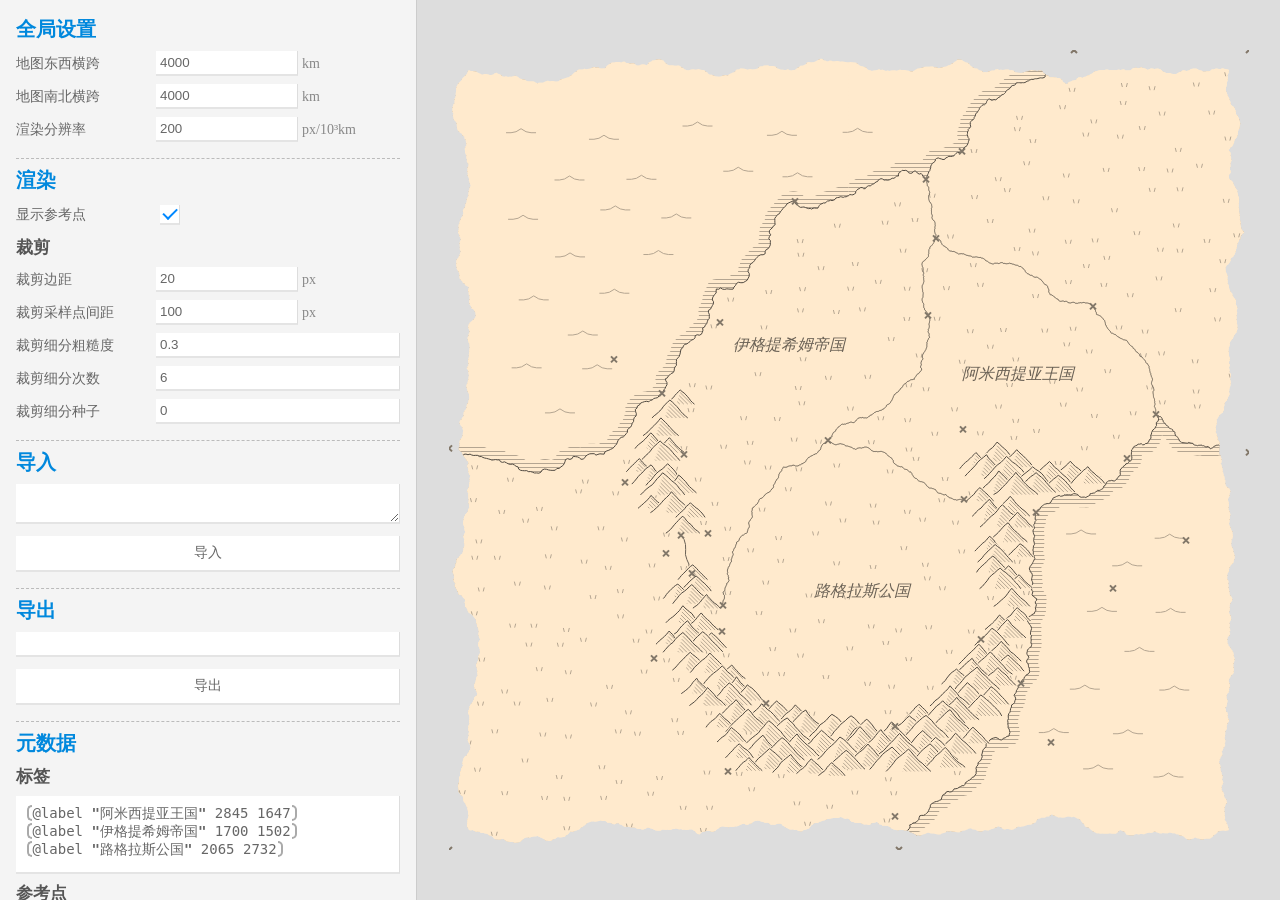
<file: index.html>
<!DOCTYPE html>
<html lang="zh">
  <head>
    <meta charset="utf-8">
    <title>Mapper</title>
    <link type="text/css" rel="stylesheet" href="main.css"/>
  </head>
  <body>
    <div class="panel">
      <div class="section">
        <div class="head">全局设置</div>
        <label class="entry" label="地图东西横跨" suffix="km">
          <input id="i-map-width" type="text" />
        </label>
        <label class="entry" label="地图南北横跨" suffix="km">
          <input id="i-map-height" type="text" />
        </label>
        <label class="entry" label="渲染分辨率" suffix="px/10³km">
          <input id="i-map-resolution" type="text" />
        </label>
      </div>
      <div class="section">
        <div class="head">渲染</div>
        <label class="entry" label="显示参考点">
          <input id="i-show-sample-points" type="checkbox" />
        </label>
        <!--<label class="entry" label="显示比例尺">
          <input id="i-show-scale" type="checkbox" />
        </label>
        <label class="entry" label="显示罗盘">
          <input id="i-show-compass" type="checkbox" />
        </label>
        <label class="entry" label="风格化">
          <input id="i-do-stylize" type="checkbox" />
        </label>-->
        <div class="title">裁剪</div>
        <label class="entry" label="裁剪边距" suffix="px">
          <input id="i-crop-border" type="text" />
        </label>
        <label class="entry" label="裁剪采样点间距" suffix="px">
          <input id="i-crop-spoint-space" type="text" />
        </label>
        <label class="entry" label="裁剪细分粗糙度">
          <input id="i-crop-roughness" type="text" />
        </label>
        <label class="entry" label="裁剪细分次数">
          <input id="i-crop-sub-time" type="text" />
        </label>
        <label class="entry" label="裁剪细分种子">
          <input id="i-crop-seed" type="text" />
        </label>
      </div>
      <div class="section">
        <div class="head">导入</div>
        <textarea id="t-import" class="textfield" spellcheck="false"></textarea>
        <div class="but trigger" trigger="do_import">导入</div>
      </div>
      <div class="section">
        <div class="head">导出</div>
        <div id="t-export" class="textfield" contenteditable spellcheck="false"></div>
        <div class="but trigger" trigger="do_export">导出</div>
      </div>
      <div class="section">
        <div class="head">元数据</div>
        <div class="title">标签</div>
        <div id="d-labels" class="databox"></div>
        <div class="title">参考点</div>
        <div id="d-sample-points" class="databox"></div>
        <div class="title">参考线</div>
        <div id="d-sample-lines" class="databox"></div>
        <div class="title">陆地</div>
        <div id="d-lands" class="databox"></div>
        <div class="title">线条</div>
        <div id="d-lines" class="databox"></div>
        <div class="title">区域</div>
        <div id="d-fields" class="databox"></div>
      </div>
      <div class="section">
        <div class="but trigger" trigger="update_data">更新 Ctrl-s</div>
      </div>
    </div>
    <div id="view"></div>
    <script type="module" src="main.js"></script>
  </body>
</html>
</file>
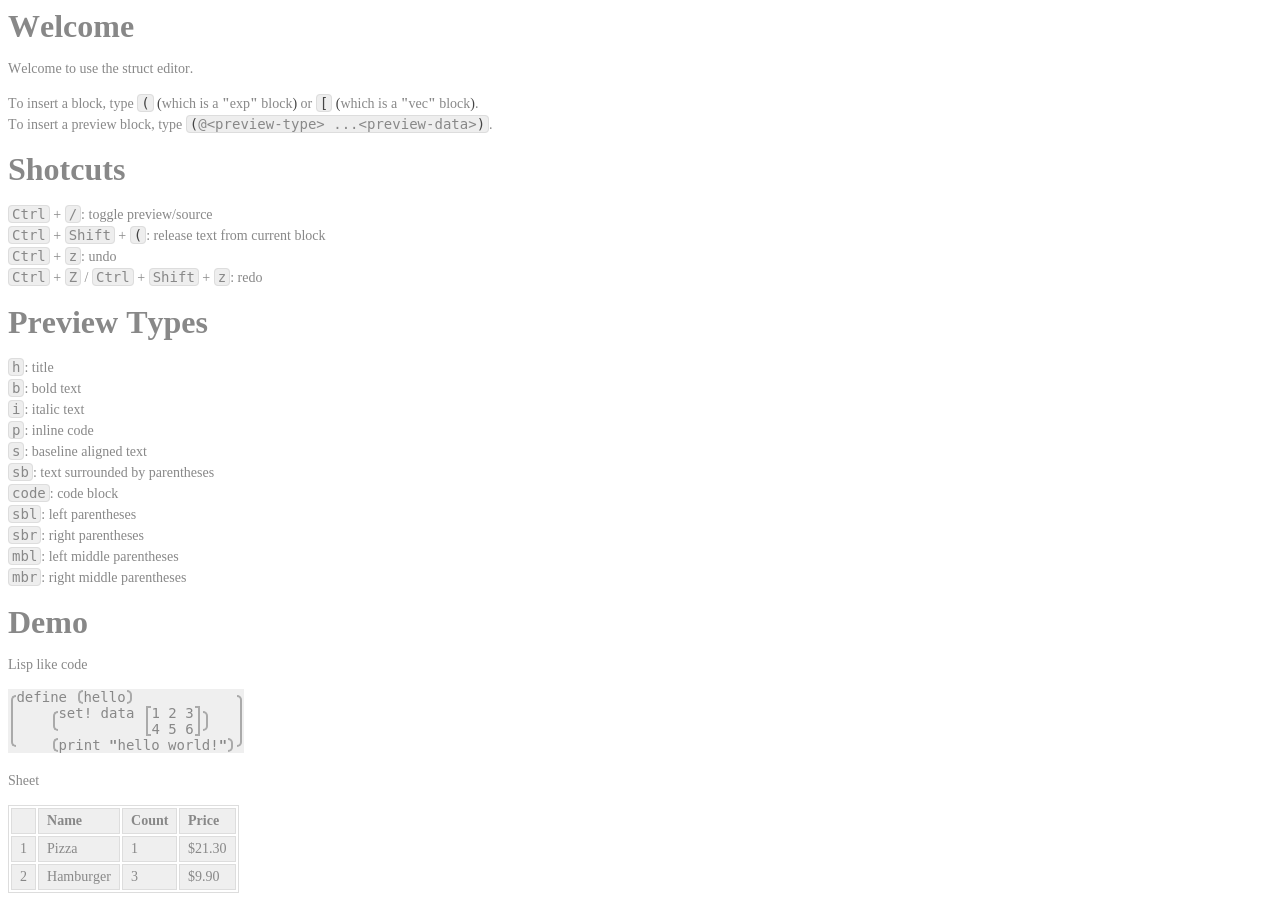
<file: m-sexpr-view/test.html>
<!DOCTYPE html>
<html lang="en">
  <head>
    <meta charset="utf-8">
    <title>test</title>
    <link type="text/css" rel="stylesheet" href="m-note-view.css"/>
  </head>
  <body>
    <div id="editor">
      <!--<div id="ed-toolbar">
        <div class="i-but">( )</div>
        <div class="i-but">[ ]</div>
      </div>-->
    </div>
    <script type="module" src="m-note-view.js"></script>
    <style>
      html, body {
        width: 100%;
        height: 100%;
        margin: 0;
        padding: 0;
      }
      #editor {
        width: 100%;
        height: 100%;
        display: flex;
        flex-flow: column;
      }
      #ed-toolbar {
        display: flex;
        align-items: center;
        border-bottom: #dddddd solid 1px;
        padding: 4px;
      }
      #ed-toolbar > .i-but {
        margin: 4px;
        background: #eeeeee;
        color: #444444;
        padding: 4px 6px;
        cursor: default;
        user-select: none;
      }
      #ed-toolbar > .i-but:hover {
        outline: #0088ff solid 1px;
      }
      #ed-toolbar > .i-but:active {
        outline: #0088ff solid 2px;
      }
      .st-rt {
        flex-grow: 1;
        flex-shrink: 1;
        overflow: auto;
      }
    </style>
  </body>
</html>
</file>
<file: main.css>
@import "./m-sexpr-view/struct-editor.css";
@import "./pad-canvas.css";

html, body {
  margin: 0; padding: 0;
  width: 100%; height: 100%;
  overflow: hidden;
  user-select: none;
}
body {
  background: #ffffff;
  display: flex;
}
#view {
  flex-grow: 1;
  min-width: 0;
  min-height: 0;
  background: #dddddd;
}
.panel {
  width: 24em;
  flex-shrink: 0;
  flex-grow: 0;
  background: #f4f4f4;
  border-right: 1px solid #cccccc;
  overflow: auto;
  display: flex;
  flex-direction: column;
  padding: 16px;
}
.section {
  display: flex;
  flex-direction: column;
  margin-top: 16px;
  padding-top: 8px;
  border-top: #bbbbbb dashed 1px;
}
.section:first-child {
  margin-top: 0;
  padding-top: 0;
  border-top: none;
}
.head {
  color: #0088dd;
  font-size: 20px;
  font-weight: bold;
}
.title {
  color: #555555;
  font-size: 17px;
  margin-top: 8px;
  font-weight: bold;
}
.textfield {
  margin-top: 8px;
  background: #fff;
  padding: 4px;
  color: #555555;
  outline: none;
  border-top: none;
  border-left: none;
  border-right: 1px solid #dddddd;
  border-bottom: 2px solid #e4e4e4;
  font-family: monospace;
  font-size: 13px;
  max-height: 200px;
  overflow-y: auto;
}
.textfield:focus {
  outline: 1px solid #0088ff;
  border-color: #ffffff;
}
#t-export {
  user-select: all;
}
.but {
  background: #ffffff;
  color: #666666;
  font-size: 14px;
  text-align: center;
  padding: 8px;
  margin-top: 12px;
  border-right: 1px solid #dddddd;
  border-bottom: 2px solid #e4e4e4;
  cursor: pointer;
}
.but:active {
  background: #eeeeee;
}
.entry {
  margin-top: 8px;
  display: flex;
  align-items: center;
}
.entry::before {
  content: attr(label);
  font-size: 14px;
  color: #666666;
  min-width: 10em;
  flex-shrink: 0;
}
.entry[suffix]::after {
  content: attr(suffix);
  margin-left: 4px;
  min-width: 7em;
  font-size: 14px;
  color: #888888;
  flex-shrink: 0;
}
.entry > input[type="text"] {
  min-width: 0;
  flex-grow: 1;
  flex-shrink: 1;
  background: #ffffff;
  padding: 4px;
  color: #666666;
  outline: none;
  border-top: none;
  border-left: none;
  border-right: 1px solid #dddddd;
  border-bottom: 2px solid #e4e4e4;
}
.entry > input[type="text"]:focus {
  border-bottom-color: #0088ff;
  color: #444444;
}
.entry > input[type="checkbox"] {
  appearance: none;
  margin-right: auto;
  width: 20px; height: 20px;
  background: #ffffff;
  outline: none;
  border-top: none;
  border-left: none;
  border-right: 1px solid #dddddd;
  border-bottom: 2px solid #e4e4e4;
  overflow: visible;
  position: relative;
}
.entry > input[type="checkbox"]:checked::after {
  content: " ";
  display: block;
  width: 6px; height: 12px;
  border-right: 2px solid #0088ff;
  border-bottom: 2px solid #0088ff;
  position: absolute;
  bottom: calc(24% - 1px); right: 60%;
  transform-origin: bottom right;
  transform: rotate(45deg);
}
label.entry {
  cursor: pointer;
}
.databox {
  margin-top: 8px;
  max-height: 200px;
  background: #ffffff;
  color: #666666;
  border-top: none;
  border-left: none;
  border-right: 1px solid #dddddd;
  border-bottom: 2px solid #e4e4e4;
  overflow: auto;
  min-width: auto !important;
  min-height: 2em !important;
}
.databox:focus {
  outline: 1px solid #0088ff;
  border-color: #ffffff;
}
.st-rt {
  --def-bg-c: #ffffff;
  --def-fg-c: #444444;
  --fg-c: #444444;
  --fg-fd-c: #666666;
  --struct-ln-c: #aaaaaa;
  --sel-c: #99ccff;
  --cursor-c: #0044dd;
  --focus-ln-c: #0088ff;
  --focus-bg-c: #0088ff11;
  font-family: "Hack", monospace;
  --size: 14px;
  --lh: 18px;
  padding-bottom: 1em;
}
.st-mp-label {
  display: inline-grid;
  grid-template: 1fr 1fr / 1fr 1fr;
  background: #f4f4f4;
  border-right: 1px solid #dddddd;
  border-bottom: 2px solid #e4e4e4;
  font-size: 14px;
  line-height: 20px;
  padding: 2px;
  padding-left: 52px;
  position: relative;
  margin: 0 2px;
}
.st-mp-label::before {
  content: "Txt";
  position: absolute;
  top: 50%;
  left: 28px;
  color: #aaaaaa;
  font-variant: small-caps;
  transform: translate(-50%, -50%);
  font-size: 20px;
  font-weight: bolder;
}
.st-mp-label > .i-text {
  grid-area: 1 / 1 / 2 / 3;
  margin: 2px 2px;
  padding: 0 4px;
  background: #ffffff;
  border-top: 2px solid #e4e4e4;
  border-left: 1px solid #dddddd;
  min-width: 12em;
}
.st-mp-label > .i-text::before {
  content: "Text";
  color: #aaaaaa;
  margin-right: 4px;
}
.st-mp-label > .i-pos {
  margin: 2px 2px;
  padding: 0 4px;
  background: #ffffff;
  border-top: 2px solid #e4e4e4;
  border-left: 1px solid #dddddd;
}
.st-mp-label > .i-pos::before {
  content: attr(axis);
  color: #aaaaaa;
  margin-right: 4px;
}
.st-mp-point {
  display: inline-flex;
  background: #f4f4f4;
  border-right: 1px solid #dddddd;
  border-bottom: 2px solid #e4e4e4;
  font-size: 14px;
  line-height: 20px;
  padding: 2px;
  padding-left: 28px;
  position: relative;
  margin: 0 2px;
  align-items: center;
}
.st-mp-point::before {
  content: " ";
  position: absolute;
  top: 50%;
  left: 17px;
  width: 6px;
  height: 6px;
  border-radius: 100%;
  background: #aaaaaa;
  transform: translate(-50%, -50%);
}
.st-mp-point::after {
  content: " ";
  position: absolute;
  top: 50%;
  left: 17px;
  width: 12px;
  height: 12px;
  border-radius: 100%;
  border: 2px solid #aaaaaa;
  transform: translate(-50%, -50%);
}
.st-mp-point > .i-id {
  color: #444444;
  margin: 2px 2px;
  padding: 0 4px;
}
.st-mp-point > .i-pos {
  margin: 2px 2px;
  padding: 0 4px;
  background: #ffffff;
  border-top: 2px solid #e4e4e4;
  border-left: 1px solid #dddddd;
  min-width: 4em;
}
.st-mp-point > .i-pos::before {
  content: attr(axis);
  color: #aaaaaa;
  margin-right: 4px;
}
.st-mp-sline {
  display: inline-flex;
  flex-direction: column;
  background: #f4f4f4;
  border-right: 1px solid #dddddd;
  border-bottom: 2px solid #e4e4e4;
  font-size: 14px;
  line-height: 20px;
  padding: 2px;
  padding-left: 52px;
  position: relative;
  margin: 0 2px;
  min-width: 280px;
  width: min-content;
}
.st-mp-sline::before {
  content: " ";
  position: absolute;
  top: calc(50% + 5px);
  left: 25px;
  width: 12px;
  height: 12px;
  border-left: 2px solid #aaaaaa;
  border-top: 2px solid #aaaaaa;
  transform: translate(-50%, -50%) rotate(45deg);
}
.st-mp-sline::after {
  content: " ";
  position: absolute;
  top: calc(50% + 4px);
  left: 42px;
  width: 12px;
  height: 12px;
  border-left: 2px solid #aaaaaa;
  transform: translate(-50%, -50%) rotate(45deg);
}
.st-mp-sline > .i-id {
  color: #444444;
  margin: 2px 2px;
  padding: 0 4px;
}
.st-mp-sline > .i-modbox {
  display: flex;
  flex-direction: column;
  min-height: 20px;
  margin: 2px 2px;
  padding: 0;
  background: #ffffff;
  border-top: 2px solid #e4e4e4;
  border-left: 1px solid #dddddd;
  min-width: 4em;
  color: #888888;
}
.st-mp-sline > .i-modbox > .i-entry {
  background: #ffffff;
}
.st-mp-sline > .i-modbox > .i-entry + .i-entry {
  border-top: 1px solid #dddddd;
}
.st-mp-sline > .i-modbox > .i-entry:hover {
  background: #f4f4f4;
}
.st-mp-sline > .i-modbox > .i-entry::before {
  display: inline-block;
  content: attr(type);
  min-width: 6em;
  border-right: 1px solid #dddddd;
  margin-left: 6px;
}
.st-mp-sline > .i-modbox > .i-entry::after {
  content: attr(args);
  margin-left: 6px;
}
.st-mp-sline > .i-pts {
  display: block;
  white-space: break-spaces;
  flex-direction: column;
  min-height: 20px;
  margin: 2px 2px;
  padding: 0 6px;
  background: #ffffff;
  border-top: 2px solid #e4e4e4;
  border-left: 1px solid #dddddd;
  min-width: 4em;
  color: #888888;
}
.st-mp-land {
  display: inline-flex;
  flex-direction: column;
  background: #f4f4f4;
  border-right: 1px solid #dddddd;
  border-bottom: 2px solid #e4e4e4;
  font-size: 14px;
  line-height: 20px;
  padding: 2px;
  padding-left: 52px;
  position: relative;
  margin: 0 2px;
  min-width: 280px;
  width: min-content;
}
.st-mp-land::before {
  content: " ";
  position: absolute;
  top: 50%;
  left: 28px;
  width: 30px;
  height: 14px;
  background: #2299ff;
  clip-path: polygon(0 100%, 33% 0, 67% 75%, 100% 0, 100% 100%);
  transform: translate(-50%, -50%);
}
.st-mp-land > .i-id {
  color: #444444;
  margin: 2px 2px;
  padding: 0 4px;
}
.st-mp-land > .i-lis {
  display: block;
  white-space: break-spaces;
  flex-direction: column;
  min-height: 20px;
  margin: 2px 2px;
  padding: 0 6px;
  background: #ffffff;
  border-top: 2px solid #e4e4e4;
  border-left: 1px solid #dddddd;
  min-width: 4em;
  color: #888888;
}
</file>
<file: m-sexpr-view/m-note-view.css>
@import "./struct-editor.css";
@import "./parts/sheet.css";

@media (prefers-color-scheme: light) {
  .st-rt {
    --mn-p-bg-c: #eeeeee;
    --mn-p-ln-c: #dddddd;
    --mn-code-bg-c: #efefef;
  }
}

@media (prefers-color-scheme: dark) {
  .st-rt {
    --mn-p-bg-c: #222222;
    --mn-p-ln-c: #333333;
    --mn-code-bg-c: #222222;
  }
}

.st-rt {
  font-family: serif;
}

.st-mn-b {
  font-weight: bold;
}

.st-mn-i {
  font-style: italic;
}

.st-mn-h {
  font-size: 32px;
  font-weight: bold;
}

.st-mn-p {
  font-family: monospace;
  background: var(--mn-p-bg-c);
  padding: 0 3px;
  line-height: 1.5em;
  margin: 2px 0;
  border-radius: 4px;
  border: 1px solid var(--mn-p-ln-c);
}

.st-mn-sb::before {
  pointer-events: none;
  content: "(";
  color: var(--fg-c);
}

.st-mn-sb::after {
  pointer-events: none;
  content: ")";
  color: var(--fg-c);
}

.st-mn-sbl::before {
  pointer-events: none;
  content: "(";
  color: var(--fg-c);
}

.st-mn-sbr::before {
  pointer-events: none;
  content: ")";
  color: var(--fg-c);
}

.st-mn-mbl::before {
  pointer-events: none;
  content: "[";
  color: var(--fg-c);
}

.st-mn-mbr::before {
  pointer-events: none;
  content: "]";
  color: var(--fg-c);
}

.st-mn-code {
  font-family: monospace;
  background: var(--mn-code-bg-c);
}
</file>
